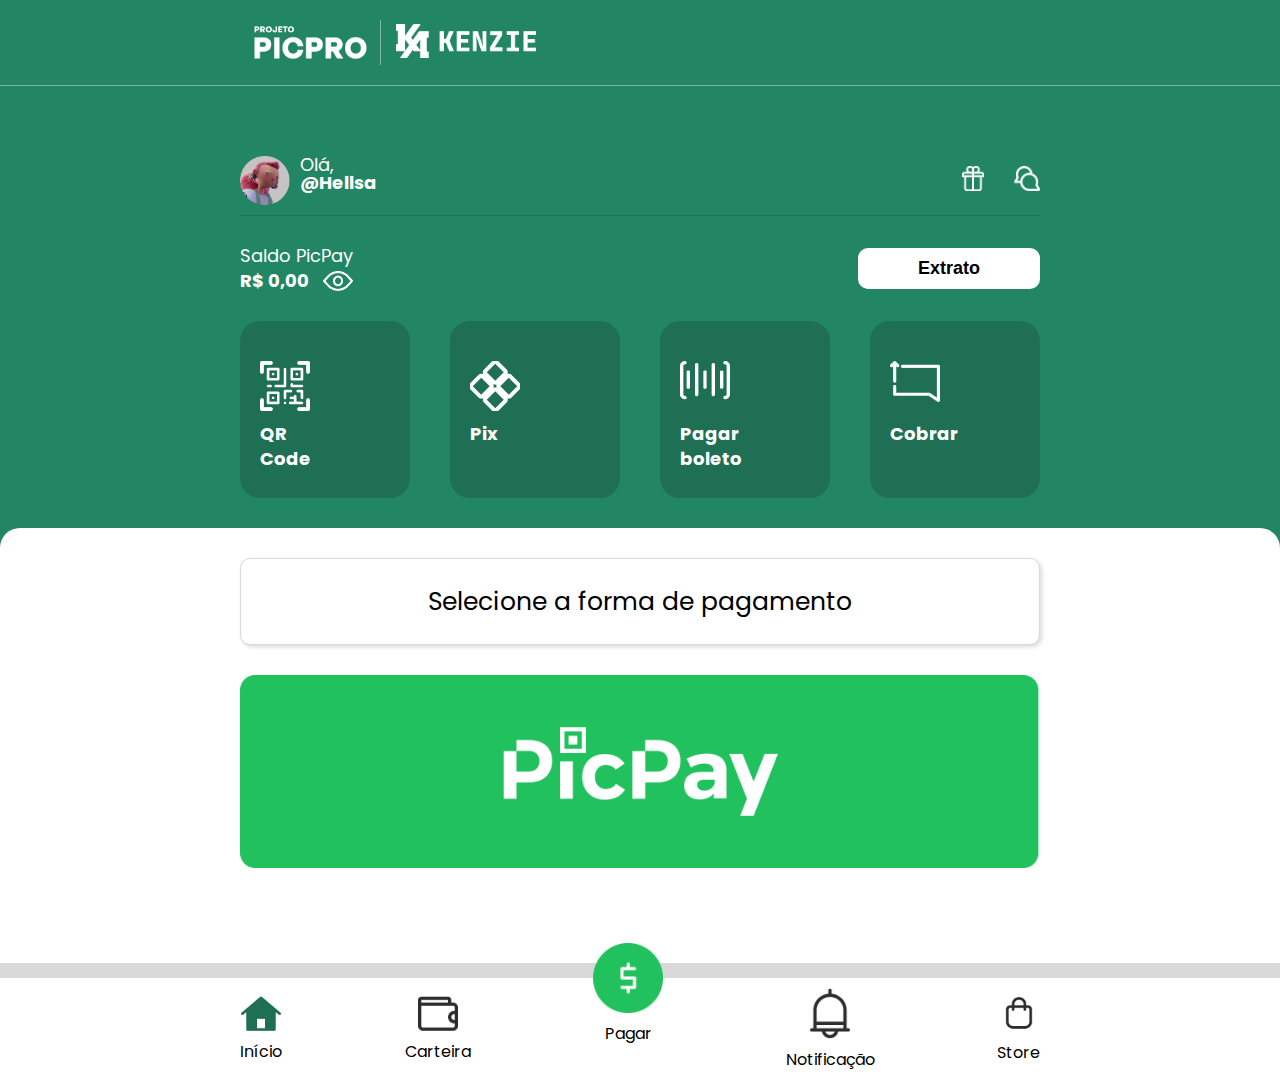
<file: index.html>
<!DOCTYPE html>
<html lang="pt-br">
<head>
    <meta charset="UTF-8">
    <title>PicPro</title>
    <link rel="preconnect" href="https://fonts.googleapis.com">
<link rel="preconnect" href="https://fonts.gstatic.com" crossorigin>
<link href="https://fonts.googleapis.com/css2?family=Poppins:wght@200&display=swap" rel="stylesheet">
    <link rel="stylesheet" type="text/css" href="./assets/css/reset.css">
    <link rel="stylesheet" type="text/css" href="./assets/css/style.css">
</head>
    <body>
       
        <!--cabeçalho-->
        <header class="cabecalho">
            <div class="container">
                <figure class="cabecalho_logoPicPro"> <!--tag específica para imagens as quais eu quero que o navegador de importância-->
                    <img src="./assets/img/logo-picpro.png" alt="Logo Picpro">
                </figure>
                <figure class="cabecalho_logoKanzie">
                    <img src="./assets/img/logo-kenzie.png" alt="Logo Kanzie">
                </figure>
            </div>
        </header> <!--Fim do cabeçalho-->

        <main>
            <section class="secaoDetalhesConta">
                <div class="container">
                    <div class="secaoDetalhesConta_sobreUsuario">
                        <div class="secaoDetalhesConta_sobreUsuario_perfil">
                            <img src="./assets/img/usuario.png" alt="Ícone do usuário">
                            <p>Olá, <strong>@Hellsa</strong></p>
                        </div>
                        <div class="secaoDetalhesConta_sobreUsuario_presenteChat">
                            <img src="./assets/img/presente.png" alt="Ícone presente">
                            <img src="./assets/img/chat.png" alt="Ícone chat">
                        </div>
                    </div>
                    <div class="secaoDetalhesConta_sobreSaldo">
                        <div><p>Saldo PicPay <div class="valorVisualizar"><p>R$ 0,00</p> <img src="./assets/img/visualizar.png" alt="Ícone visualizar"></div></p> </div>
                        <button>Extrato</button>
                    </div>
                    <ul class="secaoDetalhesConta_opcoesTransacao">
                        <li class="secaoDetalhesConta_itemTransacao secaoDetalhesConta_itemTransacao_qrCode" id="1">
                            <figure>
                                <img src="./assets/img/qrcode.png" alt="Ícone QR Code">
                            </figure>
                            <p>QR Code</p>
                        </li>
                        <li class="secaoDetalhesConta_itemTransacao secaoDetalhesConta_itemTransacao_pix" id="2">
                            <figure>
                                <img src="./assets/img/pix.png" alt="Ícone Pix">
                            </figure>
                            <p>Pix</p>
                        </li>
                        <li class="secaoDetalhesConta_itemTransacao secaoDetalhesConta_itemTransacao_codigo" id="3">
                            <figure>
                                <img src="./assets/img/codigo.png" alt="Ícone boleto">
                            </figure>
                            <p>Pagar boleto</p>
                        </li>
                        <li class="secaoDetalhesConta_itemTransacao secaoDetalhesConta_itemTransacao_cobrar" id="4">
                            <figure>
                                <img src="./assets/img/cobrar-icon.png" alt="Ícone cobrar">
                            </figure>
                            <p>Cobrar</p>
                        </li>    
                    </ul>
                </div>
            </section>

            <section class="secaoTransacao">
                <div class="container"><!--DIV geral-->
                    <div class="secaoTransacao_avisoSelecao mostrar teste"><!--forma de pagamento-->
                        <p>Selecione a forma de pagamento</p>
                        <img src="./assets/img/banner.png" alt="Baner do PicPay">
                    </div><!-- fim forma de pagamento-->
                    <div data-id="1" class="secaoTransacao_qrCode teste"><!--DIV QR code-->
                        <img src="./assets/img/qrcode-imagem.png" alt="Imagem QR code">
                        <p>@Hellsa</p>
                        <button>Cobre um amigo</button>
                        <a href="">Compartilhar meu código</a> 
                    </div><!-- fim DIV QR code-->
                    <div data-id="2" class="secaoTransacao_pix teste"><!--DIV pix-->
                        <div>
                            <img src="./assets/img/pix-logo.png" alt="Logo pix">
                        </div>
                        <div class="secaoTransacao_boxOpcao">
                            <img src="./assets/img/pix1.png" alt="Ícone opção pix">
                            <p>Envie por CPF/CNPJ, telefone, e-mail ou chave aleatória</p>
                        </div>
                        <div class="secaoTransacao_boxOpcao">
                            <img src="./assets/img/pix2.png" alt="Ícone opção pix2">
                            <p>Insira um código Pix Copia e Cola para enviar um pagamento</p>
                        </div>
                    </div><!-- fim DIV pix-->
                    <div data-id="3" class="secaoTransacao_boleto teste"><!--DIV boleto-->
                        <img src="./assets/img/boleto.png" alt="Imagem boleto">
                        <h2>Pagar com código de barras</h2>
                        <p>Você pode parcelar em até 12x no cartão ou usar seu saldo em carteira para pagar a vista.</p>
                        <input type="text" placeholder="Insira o código de barras" onkeypress="return event.charCode >= 48 && event.charCode <= 57">
                    </div><!--DIV boleto-->
                    <div data-id="4" class="secaoTransacao_cobrar teste"><!--DIV cobrar-->
                        <img src="./assets/img/cobrar.png" alt="Ícone cobrar">
                        <h2>Cobrar</h2>
                        <p>Divida a conta com os amigos de forma fácil!</p>
                        <div class="secaoTransacao_boxOpcao">
                            <img src="./assets/img/picpay-icon.png" alt="Logo PicPay">
                            <p>
                                <strong>Amigos do PicPay</strong> <br> Divida e acompanhe o gasto com pessoas por aqui
                            </p>
                        </div>
                    </div><!--fim DIV cobrar-->

                </div><!-- fim DIV geral-->
            </section>
            <footer class="rodape"><!--Início rodapé-->
                <div class="container">
                    <ul class="rodape_menuPrincipal">
                        <li class="rodape_menuItem">
                            <a href="index.html">
                                <img src="./assets/img/inicio.png" alt="Ícone início">
                                <p>Início</p>
                            </a>
                        </li>
                        <li class="rodape_menuItem">
                            <a href="#">
                                <img src="./assets/img/carteira-icon.png" alt="Ícone carteira">
                                <p>Carteira</p>
                            </a>
                        </li>
                        <li class="rodape_menuItem rodape_menuItem_pagar">
                            <a href="#">
                                <img src="./assets/img/pagar.png" alt="Ícone pagar">
                                <p>Pagar</p>
                            </a>
                        </li>
                        <li class="rodape_menuItem">
                            <a href="#">
                                <img src="./assets/img/notificacao.png" alt="Ícone notificação">
                                <p>Notificação</p>
                            </a>
                        </li>
                        <li class="rodape_menuItem">
                            <a href="#">
                                <img src="./assets/img/bolsa.png" alt="Ícone bolsa">
                                <p>Store</p>
                            </a>
                        </li>
                    </ul>
                </div>
            </footer><!--Fim rodapé-->

        </main>
        <script src="./assets/js/script.js"></script>
    </body>
</html>
</file>
<file: assets/css/style.css>
body {
    background-color: #228664;
    font-family: 'Poppins', sans-serif;
}
strong {
    font-weight: bold;
}
.container {
    width: 100%;
    max-width: 800px;
    margin: 0 auto;
}
.cabecalho {
    padding: 20px 0;
    border-bottom: 1px solid rgba(255, 255, 255, 0.4);
}
.cabecalho figure img {
    width: 100%;
    max-width: 140px;
}
.cabecalho .container {
    display: flex;
    align-items: center;
}
.cabecalho .cabecalho_logoPicPro {
    border-right: 1px solid rgba(255, 255, 255, 0.4);
    margin-right: 15px;
}
.secaoDetalhesConta {
    color: white;
    padding: 60px 0 30px;
}
.secaoDetalhesConta_sobreUsuario {
    display: flex;
    align-items: center;
    justify-content: space-between;
    padding: 10px 0;
}
.secaoDetalhesConta_sobreUsuario_perfil {
    display: flex;
}
.secaoDetalhesConta_sobreUsuario_presenteChat {
    display: flex;
    height: 30px;
    padding-bottom: 5px;
}
.secaoDetalhesConta_sobreUsuario_presenteChat img {
    margin-left: 30px;
    cursor: pointer;

}
.secaoDetalhesConta_sobreUsuario p {
    font-size: 18px;
    margin-left: 10px;
}
.secaoDetalhesConta_sobreUsuario img {
    width: 100%;
    max-width: 50px;
}
.secaoDetalhesConta_sobreUsuario p strong {
    display: block;
    font-weight: bold;
}
.secaoDetalhesConta_sobreSaldo {
    border-top: 1px solid rgba(0, 0, 0, 0.15);
    display: flex;
    justify-content: space-between;
    padding: 30px 0;
    align-items: center;
}
.valorVisualizar {
    font-weight: bold;
    display: flex;
    justify-content: space-between;
    margin-top: 5px;
}
.valorVisualizar img {
    width: 30px;
    cursor: pointer;
}
.secaoDetalhesConta_sobreSaldo p {
    font-size: 18px;
    line-height: 20px;
}
.secaoDetalhesConta_sobreSaldo button {
    background-color: #FFF;
    border: none;
    font-weight: bold;
    font-size: 18px;
    padding: 10px 60px;
    border-radius: 10px; /*cantos arredondados*/
    cursor: pointer;
}
.secaoDetalhesConta_opcoesTransacao {
    display: flex;
    justify-content: space-between;
}
.secaoDetalhesConta_opcoesTransacao li {
    background-color: #1F6F54;
    width: 170px;
    height: 177px;
    border-radius: 20px;
    padding: 40px 20px;
}
.secaoDetalhesConta_opcoesTransacao li img {
    width: 100%;
    max-width: 40px;
}
.secaoDetalhesConta_opcoesTransacao li p {
    font-weight: bold;
    font-size: 18px;
    margin-top: 10px;
    line-height: 25px;
    width: 80px;/*fez a quebra de linha apenas em 'pagar boleto'*/
}
.secaoTransacao {
    background-color: #fff;
    border-radius: 20px 20px 0 0;
    border-bottom: 15px solid rgba(0, 0, 0, 0.15);
    padding-top: 30px;
    min-height: 450px;
}
.secaoTransacao .container div.teste {
    display: none;
}
.secaoTransacao .container div.mostrar {
    display: block;
}
.secaoTransacao_avisoSelecao p {
    font-size: 25px;
    box-shadow: 2px 2px 4px rgba(0, 0, 0, 0.15);
    border-radius: 10px;
    padding: 30px 60px;
    border: 1px solid rgba(0, 0, 0, 0.15);
    text-align: center;
}
.secaoTransacao_avisoSelecao img {
    width: 100%;
    margin: 30px 0 90px;
}
.secaoTransacao_qrCode {
    text-align: center;

}
.secaoTransacao_qrCode img {
    max-width: 180px;
}
.secaoTransacao_qrCode p {
    font-size:18px;
    font-weight: bold;
    margin: 20px 0;
}
.secaoTransacao_qrCode button {
    background-color: #4a8864;
    border: none;
    color: white;
    font-size: 18px;
    font-weight: bold;
    border-radius: 10px;
    margin: 50px 0 20px;
    padding: 15px 150px;
    cursor: pointer;
}
.secaoTransacao_qrCode a {
    display: block;
    color: black;
    font-weight: bold;
}
.secaoTransacao_pix img {
    width: 100%;
    max-width: 150px;
    margin-right: 10px;
}
.secaoTransacao_boxOpcao {
    display: flex;
    align-items: center;
    border: 1px solid #d2d2d2;
    max-width: 500px;
    padding: 14px 10px;
    border-radius: 10px;
    box-shadow: 2px 2px 4px rgba(0, 0, 0, 0.15);
    margin: 20px 0;
}
.secaoTransacao_boxOpcao img {
    width: 100%;
    max-width: 60px;
}
.secaoTransacao_boxOpcao p {
    font-size: 16px;
    line-height: 20px;
}
.secaoTransacao_boleto img, .secaoTransacao_cobrar img  {
    width: 100px;
    max-width: 80px;
}
.secaoTransacao_boleto h2, .secaoTransacao_cobrar h2 {
    font-size: 20px;
    font-weight: 600px;
}
.secaoTransacao_boleto p, .secaoTransacao_cobrar p {
    font-size: 18px;
    max-width: 500px;
    margin: 20px 0;
}
.secaoTransacao_boleto input {
    width: 100%;
    background-color: #F4F4F4;
    font-size: 16px;
    height: 50px;
    padding: 0 80px;
    border-radius: 10px;
    border: 1px solid #D2D2D2;
    box-sizing: border-box;
}
.secaoTransacao_cobrar .secaoTransacao_boxOpcao p {
    margin-left: 10px;
}
.rodape {
    background-color: white;
}
.rodape_menuPrincipal {
    display: flex;
    justify-content: space-between;
    align-items: center;
}
li.rodape_menuItem {
    text-align: center;
}
li.rodape_menuItem a  {
    color: #000;
    text-decoration: none;
}
li.rodape_menuItem a img{
    width: 100%;
    max-width: 40px;
}
li.rodape_menuItem a p {
    margin-top: 10px;
}
.rodape_menuItem_pagar {
    transform: translateY(-35px);
}
li.rodape_menuItem_pagar a img {
    max-width: 70px;
}

/* DESAFIO HOVER */
/*Aqui foi dado um background pra figure de tamanho específico geral. Cada figure individual recebeu de background sua imagem.*/
.secaoDetalhesConta_itemTransacao:hover {
    background-color: #fff;
    color: #228664;
    cursor: pointer;
  }
  .secaoDetalhesConta_itemTransacao figure {
    background-repeat: no-repeat;
    display: block;
    height: 50px;
    width: 50px;
  }
  .secaoDetalhesConta_itemTransacao_qrCode figure {
    background-image: url("../img/qrcode.png");
  }
  .secaoDetalhesConta_itemTransacao_pix figure {
    background-image: url("../img/pix.png");
  }
  .secaoDetalhesConta_itemTransacao_codigo figure {
    background-image: url("../img/codigo.png");
  }
  .secaoDetalhesConta_itemTransacao_cobrar figure {
    background-image: url("../img/cobrar-icon.png");
  }
  /* EFEITO HOVER */
  /*Aqui, durante o efeito hover é utilizado outra imagem de background para a area de figure.*/
  .secaoDetalhesConta_itemTransacao_qrCode:hover figure {
    background-image: url("../img/qrcode-verde.png");
  }
  .secaoDetalhesConta_itemTransacao_pix:hover figure {
    background-image: url("../img/pix-verde.png");
  }
  .secaoDetalhesConta_itemTransacao_codigo:hover figure {
    background-image: url("../img/boleto-verde.png");
  }
  .secaoDetalhesConta_itemTransacao_cobrar:hover figure {
    background-image: url("../img/cobrar-verde.png");
  }
  /*Aqui a imagem original recebe opacidade zero para desaparecer, funcioanndo somente como um espaço para a imagem de background*/
  .secaoDetalhesConta_itemTransacao figure img {
    width: 100%;
    max-width: 25px;
    height: 20px;
    opacity: 0;
  }
</file>
